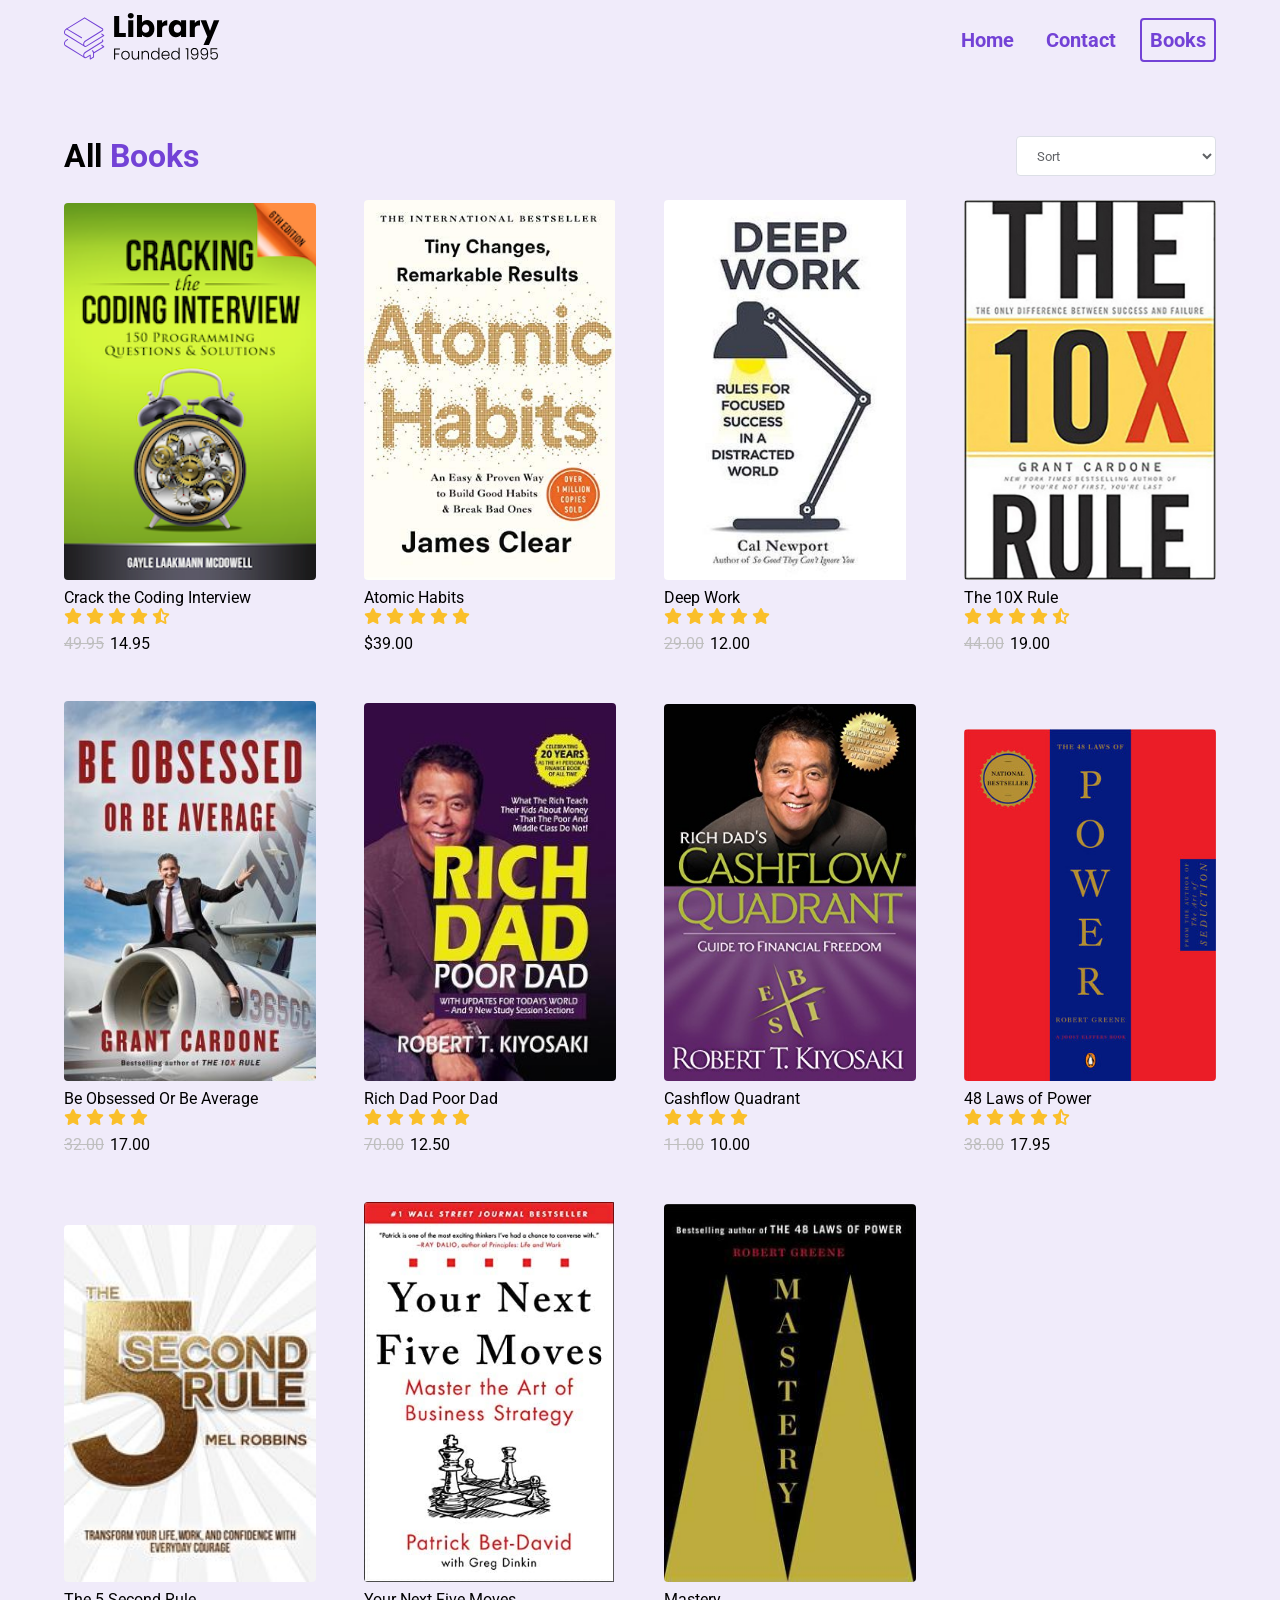
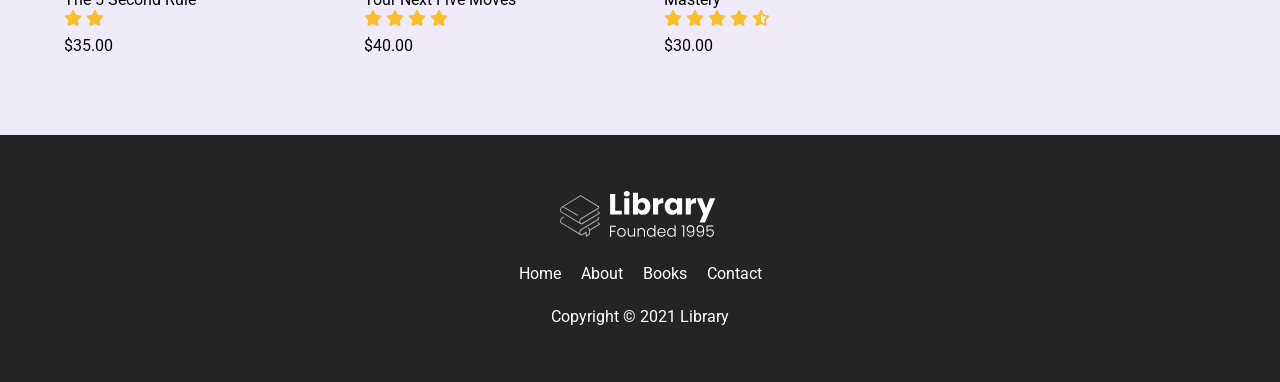
<file: books.html>
<!DOCTYPE html>
<html lang="en">

<head>
  <meta charset="UTF-8">
  <meta http-equiv="X-UA-Compatible" content="IE=edge">
  <meta name="viewport" content="width=device-width, initial-scale=1.0">
  <title>Library</title>
  <link rel="stylesheet" href="styles.css">
  <!-- UPDATE: using css version of font awesome so no need for kit -->
  <link rel="stylesheet" href="https://cdnjs.cloudflare.com/ajax/libs/font-awesome/6.4.0/css/all.min.css">
  <script src="index.js"></script>
  <script src="books.js"></script>
</head>

<body id="books__body">
  <section>
    <nav>
      <div class="nav__container">
        <img class="logo" src="assets/Library.svg" alt="">
        <ul class="nav__links">
          <li><a href="https://christianm99.github.io/fes-library/" class="nav__link">Home</a></li>
          <li><a href="#" class="nav__link">Contact</a></li>
          <li><a href="#" class="nav__link nav__link--primary">Books</a></li>
        </ul>
        <button class="btn__menu" onclick="openMenu()">
          <i class="fas fa-bars"></i>
        </button>
        <div class="menu__backdrop" style="visibility: hidden;">
          <button class="btn__menu btn__menu--close" onclick="closeMenu()">
            <i class="fas fa-times"></i>
          </button>
          <ul class="menu__links">
            <li class="menu__list">
              <a href="#" class="menu__link" onclick="closeMenu()">Home</a>
            </li>
            <li class="menu__list">
              <a href="#features" class="menu__link" onclick="closeMenu()">Books</a>
            </li>
            <li class="menu__list">
              <a class="menu__link no-cursor" onclick="closeMenu()">Contacts</a>
            </li>
          </ul>
        </div>
      </div>
    </nav>
  </section>

  <main id="books__main">
    <section>
      <div class="container">
        <div class="row">
          <div class="books__header">
            <h2 class="section__title books__header--title">
              All <span class="purple">Books</span>
            </h2>
            <select id="filter" onchange="filterBooks(event)">
         <option value="" disabled selected>Sort</option>
         <option value="LOW_TO_HIGH">Price, Low to High</option>
         <option value="HIGH_TO_LOW">Price, High to Low</option>
         <option value="RATING">Rating</option>
        </select>
        </div>
      <div class="books">
        <i class="fas fa-spinner books__loading--spinner"></i>
 
      </div>
        </div>
      </div>
    </section>
  </main>

  <footer>
    <div class="container">
      <div class="row row__column">
        <a href="#">
          <figure class="footer__logo">
            <img src="assets/Library.svg" class="footer__logo--img" alt="">
          </figure>
        </a>
        <div class="footer__list">
          <a href="https://christianm99.github.io/fes-library/" class="footer__link">Home</a>
          <a class="footer__link no-cursor">About</a>
          <a href="#features" class="footer__link">Books</a>
          <a class="footer__link no-cursor">Contact</a>
        </div>
        <div class="footer__copyright">Copyright &copy; 2021 Library</div>
      </div>
    </div>
  </footer>
</body>

</html>
</file>
<file: styles.css>
@import url('https://fonts.googleapis.com/css2?family=Roboto:wght@400;500;700&display=swap');
* {
  padding: 0;
  margin: 0;
  box-sizing: border-box;
  font-family: 'Roboto', sans-serif;
}

html {
  scroll-behavior: smooth;
}

body {
  max-width: 100vw;
  overflow-x: hidden;
}

nav {
  height: 80px;
  display: flex;
}

img {
  width: 100%;
}

p {
  line-height: 1.5;
}

a {
  text-decoration: none;
}

a:hover {
  text-decoration: underline;
}



ul {
  display: flex;
}

li {
  list-style-type: none;
}

h1 {
  font-size: 56px;
  color: #7342d6;
  margin-bottom: 24px;
  text-align: center;
}

h2 {
  font-size: 32px;
  margin-bottom: 32px;
  text-align: center;
}

button {
  cursor: pointer;
}

button:active {
  transform: translateY(1px);
}

.btn {
  background-color: #7342d6;
  color: white;
  padding: 12px 24px;
  font-size: 20px;
  border-radius: 4px;
  border: none;
}

.purple {
  color: #7342d6;
}

.logo {
  width: 160px;
}

.nav__container {
  width: 100%;
  max-width: 1200px;
  padding: 0 24px;
  display: flex;
  justify-content: space-between;
  align-items: center;
  margin: 0 auto;
}

.nav__link {
  margin-left: 16px;
  text-decoration: none;
  font-size: 20px;
  color: #7342d6;
  font-weight: bold;
  padding: 8px;
}

.nav__link:hover {
  text-decoration: underline;
}

.nav__link--primary {
  border: 2px solid #7342d6;
  border-radius: 4px;
}

.nav__link--primary:hover {
  text-decoration: none;
}

.btn__menu {
  background-color: transparent;
  font-size: 40px;
  border: none;
  color: #7342d6;
  display: none;
}

.menu__backdrop {
  position: absolute;
  background-color: #242424;
  top: 0;
  left: 0;
  right: 0;
  bottom: 0;
  z-index: 99;
  display: flex;
  align-items: center;
  justify-content: center;
  visibility: hidden;
  transition: all 300ms ease;
  opacity: 0;
  transform: translate(100%);
}

.menu--open {
  max-height: 100vh;
  overflow: hidden;
}

.menu--open .menu__backdrop {
  visibility: visible !important;
  opacity: 1;
  transform: translate(0);
}

.menu__links {
  display: flex;
  flex-direction: column;
  align-items: center;
}

.menu__list {
  padding: 32px 0;
}

.menu__link {
  color: white;
  font-size: 40px;
}

.btn__menu--close {
  position: absolute;
  top: 10px;
  right: 20px;
  padding: 8px;
  color: white;
}


/* 

LANDING

*/

#landing {
  background-color: rgba(115, 66, 214, 0.1)
}

header {
  height: calc(100vh - 80px);
}

.header__container {
  width: 100%;
  max-width: 720px;
  margin: 0 auto;
  height: 100%;
  display: flex;
  flex-direction: column;
  justify-content: space-around;
}

.header__description {
  display: flex;
  flex-direction: column;
  align-items: center;
}

.header__img--wrapper {
  padding: 20px;

  /* Added this after the tutorial to 
  show it over the wave on larger screens */
  z-index: 50;
}

.container {
  padding: 56px 0;
}

.row {
  width: 100%;
  max-width: 1200px;
  margin: 0 auto;
}

.row__column {
  display: flex;
  flex-direction: column;
  align-items: center;
}

.no-cursor {
  cursor: not-allowed;
}
/* 

HIGHLIGHTS 

*/

#highlights {
  position: relative;
  max-width: 100vw;
}

#highlights:after,
#highlights:before {
  background: url('assets/wave.svg');
  content: "";
  position: absolute;
  width: 101vw;
  height: 12vw;
  left: 0;
  z-index: 1;
  background-size: cover;
  background-repeat: no-repeat;
}

#highlights:before {
  transform: translateY(-100%);
  top: 1px;
}

#highlights:after {
  transform: translateY(100%) rotate(180deg);
  bottom: 1px;
}

.highlight__wrapper {
  display: flex;
  flex-wrap: wrap;
}

.highlight {
  padding: 0 24px;
  width: calc(100% / 3);
  display: flex;
  align-items: center;
  flex-direction: column;
}

.highlight__para {
  text-align: center;
  max-width: 280px;
}

.highlight__img {
  border: 2px solid #7342d65d;
  color: #7342d6;
  width: 100px;
  height: 100px;
  display: flex;
  align-items: center;
  justify-content: center;
  border-radius: 4px;
  font-size: 32px;
  margin-bottom: 24px;
}

.highlight__subtitle {
  font-size: 20px;
  margin-bottom: 16px;
  text-align: center;
}

/* 

FEATURES 

*/

#features {
  padding-top: 8vw;
  background-color: rgba(115, 66, 214, 0.1);
}

.books {
  display: flex;
  flex-wrap: wrap;
}

.book {
  width: 25%;
  padding: 24px;
  /* Added after tutorial to push all the books images down */
  display: flex;
  flex-direction: column;
  justify-content: flex-end;
}

.book__img {
  max-height: 380px;
  transition: all 300ms ease;
  cursor: not-allowed;
  /* Added after tutorial to maintain image aspect ratio */
  object-fit: contain;
  object-position: left;
}

.book__img--wrapper {
  margin-bottom: 8px;
  border-radius: 4px;
  overflow: hidden;
  display: flex;
}

.book:hover .book__img {
  transform: scale(1.03);
}

.book__title {
  font-size: 20px;
  margin-bottom: 8px;
}

.book__title:hover {
  text-decoration: underline;
  cursor: not-allowed;
}

.book__ratings {
  margin-bottom: 8px;
  color: #fabf2a;
}

.book__price--normal {
  text-decoration: line-through;
  padding-right: 6px;
  color: #bfbfbf;
}

/* 

EXPLORE

*/

#explore {
  background-color: rgba(115, 66, 214, 0.1);
}

/* 

FOOTER

*/

footer {
  background-color: #242424;
}

.footer__logo {
  display: flex;
}

.footer__logo--img {
  width: 160px;
  filter: grayscale(1) invert(1);
}

.footer__link,
.footer__copyright {
  color: #fff;
}

.footer__list {
  margin: 20px 0 24px 0;
}

.footer__link {
  padding: 0 8px;
}

/* 
**

BOOKS PAGE

**
*/

#books__body {
  background-color: rgba(115, 66, 214, 0.1);
  display: flex;
  flex-direction: column;
  min-height: 100vh;
}

#books__main {
  flex: 1;
}

.books__header {
  display: flex;
  justify-content: space-between;
  align-items: center;
  padding: 0 24px;
}

.books__header--title {
  margin-bottom: 0;
}

select {
  background-color: #fff;
  border-radius: 4px;
  border: 1px solid #dcdfe6;
  color: #606266;
  height: 40px;
  line-height: 40px;
  outline: none;
  padding: 0 16px;
  width: 100%;
  max-width: 200px;
}

.books__loading {
  width: 100%;
  display: flex;
  align-items: center;
  justify-content: center;
  padding-top: 60px;
  font-size: 60px;
  color: #7342d6;
}

.books__loading--spinner {
  display: none !important;
}

.books__loading .books__loading--spinner {
  display: block !important;
}

.fa-spinner {
  animation: rotate 600ms infinite linear;
}

@keyframes rotate {
  0% {
    transform: rotate(0);
  }

  100% {
    transform: rotate(360deg);
  }
}

/* SMALL PHONES, TABLETS, LARGE SMARTPHONES */
@media (max-width: 768px) {
  .header__description {
    padding: 0 24px;
  }

  h1 {
    font-size: 40px;
  }

  h2 {
    font-size: 26px;
  }

  button {
    font-size: 18px;
  }

  .book {
    width: 50%;
  }
}


/* SMALL PHONES, LARGE SMARTPHONES */
@media (max-width: 550px) {
  .btn__menu {
    display: block;
  }

  .nav__links {
    display: none;
  }

  .highlight {
    width: 100%;
  }

  .highlight:not(:last-child) {
    margin-bottom: 24px;
  }
}
</file>
